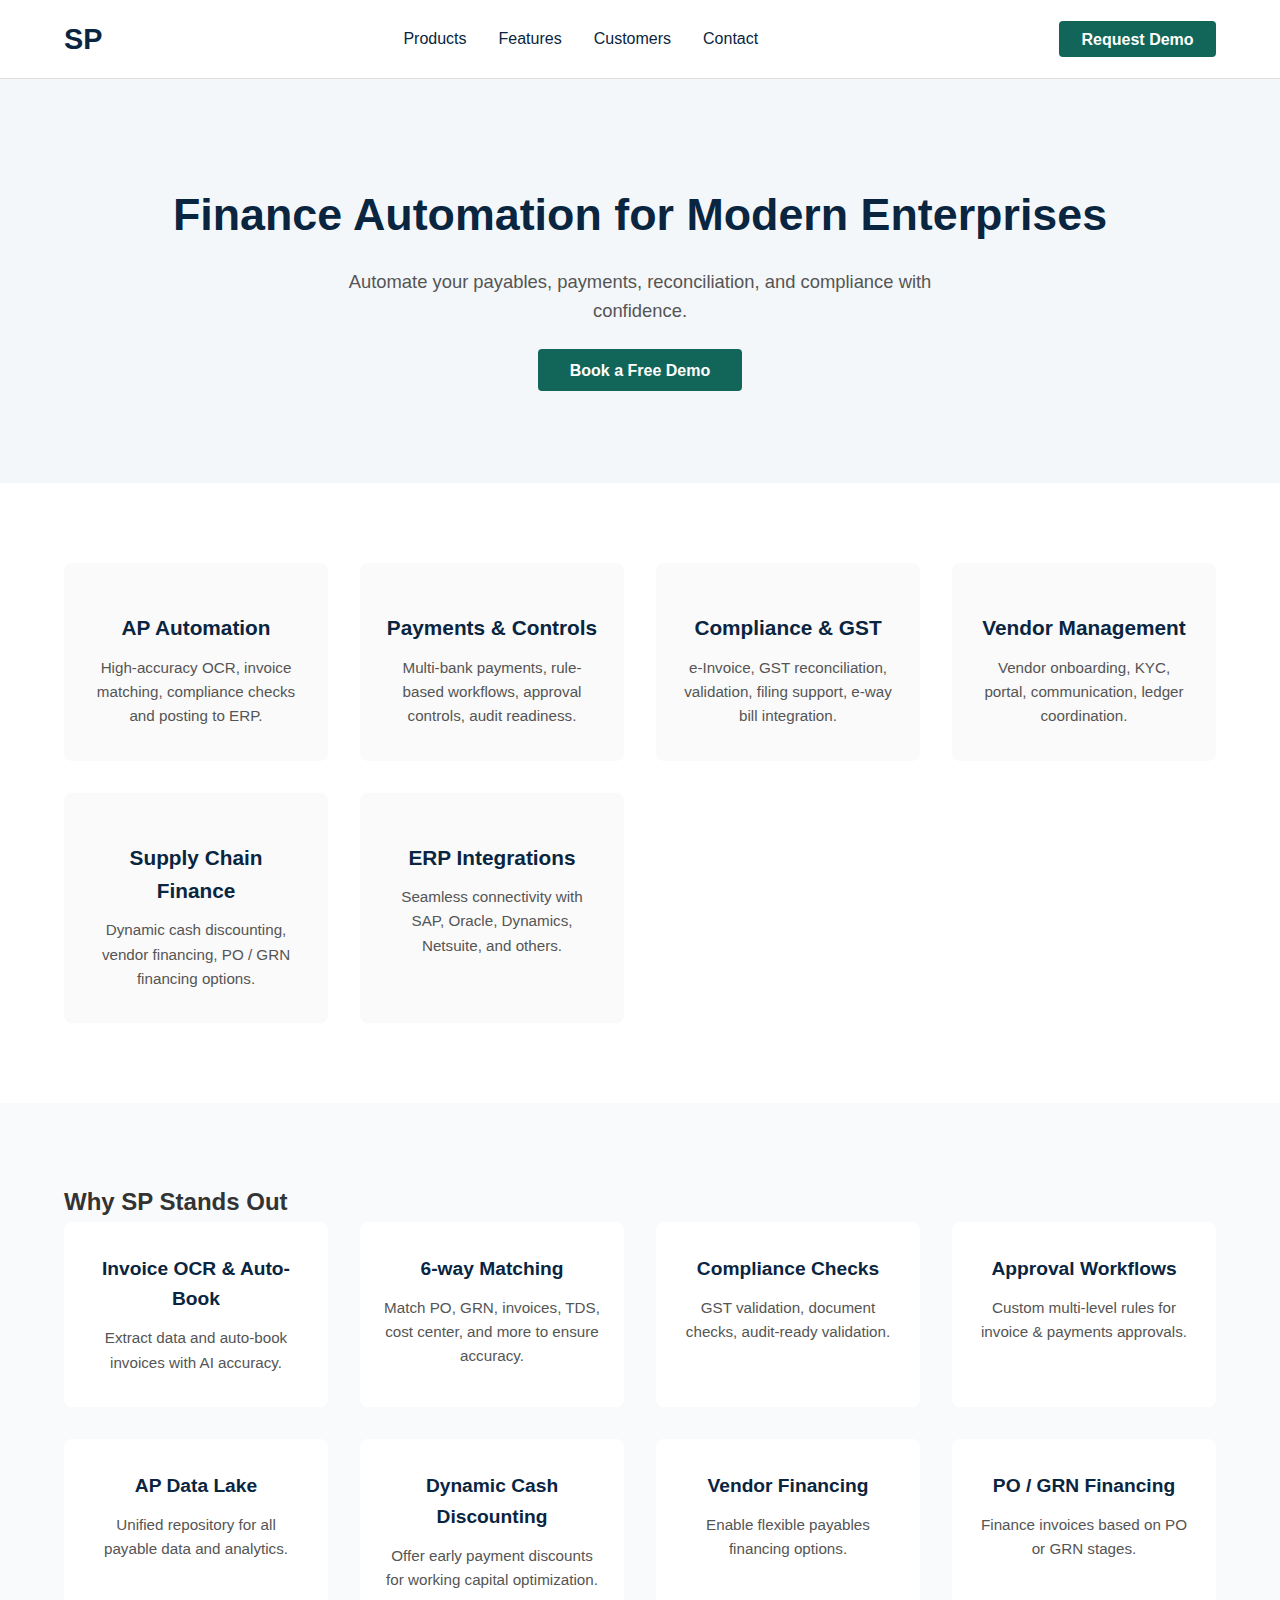
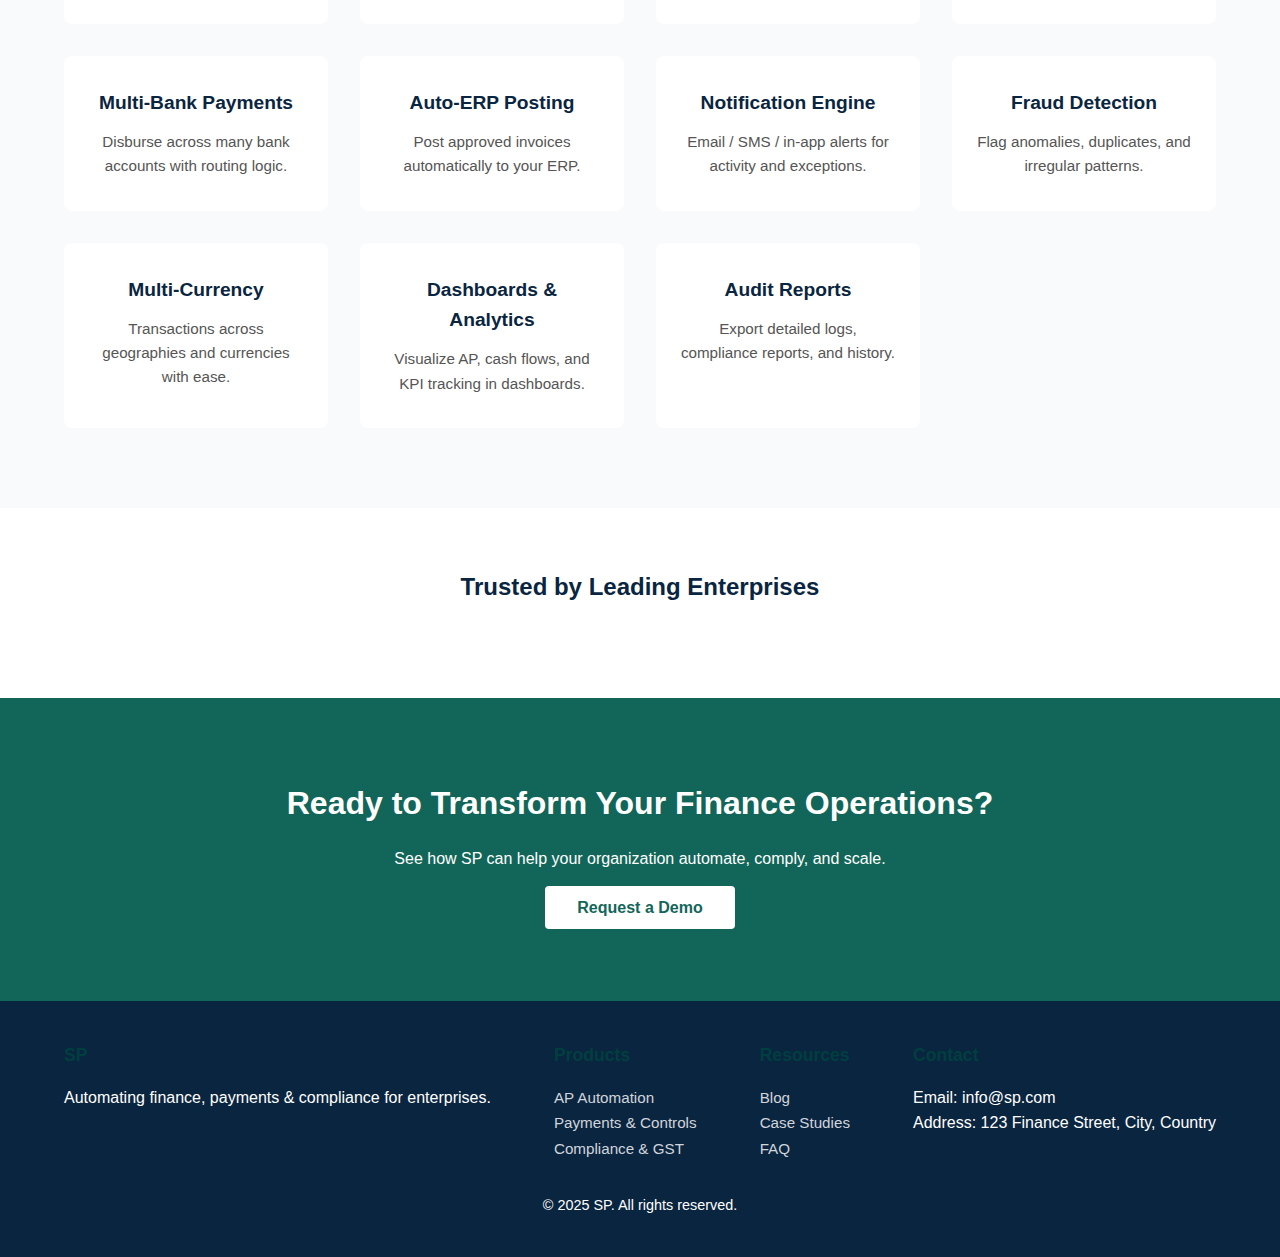
<file: WebTestProject/index.html>
<!DOCTYPE html>
<html lang="en">
<head>
  <meta charset="UTF-8" />
  <meta name="viewport" content="width=device-width, initial-scale=1.0" />
  <title>SP – AP Automation, Payments & Compliance</title>
  <meta name="description" content="SP is a finance automation platform offering AP automation, payments controls, compliance & supply chain financing." />
<link rel="stylesheet" href="styles.css">

 <style>
    /* Reset / base */
    * {
      margin: 0;
      padding: 0;
      box-sizing: border-box;
    }
    html {
      scroll-behavior: smooth;
    }
    body {
      font-family: 'Archivo', sans-serif;
      color: #333;
      line-height: 1.6;
    }
    a {
      text-decoration: none;
      color: inherit;
    }
    img {
      max-width: 100%;
      height: auto;
    }
    .container {
      width: 90%;
      max-width: 1200px;
      margin: 0 auto;
    }

    /* ----- Navigation ----- */
    header {
      background: #ffffff;
      position: sticky;
      top: 0;
      z-index: 1000;
      border-bottom: 1px solid #e0e0e0;
    }
    .nav-inner {
      display: flex;
      justify-content: space-between;
      align-items: center;
      padding: 1rem 0;
    }
    .logo {
      font-size: 1.8rem;
      font-weight: 700;
      color: #0A2540;
    }
    nav ul {
      display: flex;
      list-style: none;
      gap: 2rem;
    }
    nav ul li a {
      color: #0A2540;
      font-weight: 500;
      transition: color 0.3s;
    }
    nav ul li a:hover {
      color: #126659;
    }
    .nav-cta a {
      padding: 0.6rem 1.4rem;
      background: #126659;
      color: white;
      border-radius: 4px;
      font-weight: 600;
    }

    /* ----- Hero / Banner ----- */
    .hero {
      padding: 100px 0;
      background: #f4f7fa;
      text-align: center;
    }
    .hero h1 {
      font-size: 2.8rem;
      color: #0A2540;
      margin-bottom: 1rem;
    }
    .hero p {
      font-size: 1.15rem;
      max-width: 600px;
      margin: 0 auto 2rem;
      color: #555;
    }
    .hero .btn-primary {
      padding: 0.8rem 2rem;
      background: #126659;
      color: white;
      border-radius: 4px;
      font-size: 1rem;
      font-weight: 600;
      transition: background 0.3s;
    }
    .hero .btn-primary:hover {
      background: #ea6214;
    }

    /* ----- Features / Product Modules ----- */
    .modules {
      padding: 80px 0;
      background: white;
    }
    .modules .module-grid {
      display: grid;
      grid-template-columns: repeat(auto-fit, minmax(240px, 1fr));
      gap: 2rem;
    }
    .module-card {
      background: #fafafa;
      border-radius: 8px;
      padding: 2rem 1.5rem;
      text-align: center;
      transition: transform 0.3s, box-shadow 0.3s;
    }
    .module-card:hover {
      transform: translateY(-5px);
      box-shadow: 0 8px 24px rgba(0,0,0,0.1);
    }
    .module-card .icon {
      font-size: 2.5rem;
      color: #126659;
      margin-bottom: 1rem;
    }
    .module-card h3 {
      font-size: 1.3rem;
      color: #0A2540;
      margin-bottom: 0.7rem;
    }
    .module-card p {
      font-size: 0.95rem;
      color: #555;
    }

    /* ----- Features / Detailed Section ----- */
    .features {
      padding: 80px 0;
      background: #f9fafb;
    }
    .features .features-grid {
      display: grid;
      grid-template-columns: repeat(auto-fit, minmax(240px, 1fr));
      gap: 2rem;
    }
    .feature-box {
      background: white;
      border-radius: 8px;
      padding: 2rem 1.5rem;
      text-align: center;
      transition: transform 0.3s, box-shadow 0.3s;
    }
    .feature-box:hover {
      transform: translateY(-5px);
      box-shadow: 0 8px 24px rgba(0,0,0,0.1);
    }
    .feature-box i {
      font-size: 2rem;
      color: #126659;
      margin-bottom: 1rem;
    }
    .feature-box h4 {
      font-size: 1.2rem;
      color: #0A2540;
      margin-bottom: 0.7rem;
    }
    .feature-box p {
      font-size: 0.95rem;
      color: #555;
    }

    /* ----- Clients / Logos ----- */
    .clients {
      padding: 60px 0;
      background: white;
      text-align: center;
    }
    .clients h2 {
      margin-bottom: 2rem;
      color: #0A2540;
    }
    .clients .logos {
      display: flex;
      flex-wrap: wrap;
      justify-content: center;
      gap: 2rem;
    }
    .clients .logos img {
      max-height: 60px;
      opacity: 0.7;
      transition: opacity 0.3s;
    }
    .clients .logos img:hover {
      opacity: 1;
    }

    /* ----- CTA Banner ----- */
    .cta-banner {
      background: #126659;
      color: white;
      padding: 80px 0;
      text-align: center;
    }
    .cta-banner h2 {
      font-size: 2rem;
      margin-bottom: 1rem;
    }
    .cta-banner p {
      font-size: 1rem;
      margin-bottom: 1.5rem;
    }
    .cta-banner .btn-secondary {
      padding: 0.8rem 2rem;
      background: white;
      color: #126659;
      border-radius: 4px;
      font-weight: 600;
      transition: background 0.3s, color 0.3s;
    }
    .cta-banner .btn-secondary:hover {
      background: #e6e6e6;
      color: #126659;
    }

    /* ----- Footer ----- */
    footer {
      background: #0A2540;
      color: white;
      padding: 40px 0;
    }
    footer .footer-inner {
      display: flex;
      flex-wrap: wrap;
      justify-content: space-between;
      gap: 2rem;
    }
    footer h4 {
      font-size: 1.1rem;
      margin-bottom: 1rem;
    }
    footer a {
      color: #d0d4db;
      font-size: 0.95rem;
    }
    footer a:hover {
      color: white;
    }
    footer .footer-bottom {
      text-align: center;
      margin-top: 2rem;
      font-size: 0.9rem;
    }

    /* Responsive tweaks */
    @media (max-width: 768px) {
      .nav-inner {
        flex-direction: column;
        gap: 1rem;
      }
      nav ul {
        flex-wrap: wrap;
        justify-content: center;
        gap: 1rem;
      }
    }

  </style>  
</head>
<body>

  <!-- Header / Navbar -->
  <header>
    <div class="container nav-inner">
      <div class="logo">SP</div>
      <nav>
        <ul>
          <li><a href="#modules">Products</a></li>
          <li><a href="#features">Features</a></li>
          <li><a href="#clients">Customers</a></li>
          <li><a href="#contact">Contact</a></li>
        </ul>
      </nav>
      <div class="nav-cta">
        <a href="#contact">Request Demo</a>
      </div>
    </div>
  </header>

  <!-- Hero / Banner -->
  <section class="hero">
    <div class="container">
      <h1>Finance Automation for Modern Enterprises</h1>
      <p>Automate your payables, payments, reconciliation, and compliance with confidence.</p>
      <a href="#contact" class="btn-primary">Book a Free Demo</a>
    </div>
  </section>

  <!-- Modules / Product Highlights -->
  <section id="modules" class="modules">
    <div class="container">
      <div class="module-grid">
        <div class="module-card">
          <div class="icon"><i class="fas fa-file-invoice"></i></div>
          <h3>AP Automation</h3>
          <p>High-accuracy OCR, invoice matching, compliance checks and posting to ERP.</p>
        </div>
        <div class="module-card">
          <div class="icon"><i class="fas fa-credit-card"></i></div>
          <h3>Payments & Controls</h3>
          <p>Multi-bank payments, rule-based workflows, approval controls, audit readiness.</p>
        </div>
        <div class="module-card">
          <div class="icon"><i class="fas fa-balance-scale"></i></div>
          <h3>Compliance & GST</h3>
          <p>e-Invoice, GST reconciliation, validation, filing support, e-way bill integration.</p>
        </div>
        <div class="module-card">
          <div class="icon"><i class="fas fa-users"></i></div>
          <h3>Vendor Management</h3>
          <p>Vendor onboarding, KYC, portal, communication, ledger coordination.</p>
        </div>
        <div class="module-card">
          <div class="icon"><i class="fas fa-network-wired"></i></div>
          <h3>Supply Chain Finance</h3>
          <p>Dynamic cash discounting, vendor financing, PO / GRN financing options.</p>
        </div>
        <div class="module-card">
          <div class="icon"><i class="fas fa-plug"></i></div>
          <h3>ERP Integrations</h3>
          <p>Seamless connectivity with SAP, Oracle, Dynamics, Netsuite, and others.</p>
        </div>
      </div>
    </div>
  </section>

  <!-- Detailed Features -->
  <section id="features" class="features">
    <div class="container">
      <h2>Why SP Stands Out</h2>
      <div class="features-grid">
        <div class="feature-box">
          <i class="fas fa-robot"></i>
          <h4>Invoice OCR & Auto-Book</h4>
          <p>Extract data and auto-book invoices with AI accuracy.</p>
        </div>
        <div class="feature-box">
          <i class="fas fa-arrows-alt-h"></i>
          <h4>6-way Matching</h4>
          <p>Match PO, GRN, invoices, TDS, cost center, and more to ensure accuracy.</p>
        </div>
        <div class="feature-box">
          <i class="fas fa-check-circle"></i>
          <h4>Compliance Checks</h4>
          <p>GST validation, document checks, audit-ready validation.</p>
        </div>
        <div class="feature-box">
          <i class="fas fa-check-double"></i>
          <h4>Approval Workflows</h4>
          <p>Custom multi-level rules for invoice & payments approvals.</p>
        </div>
        <div class="feature-box">
          <i class="fas fa-database"></i>
          <h4>AP Data Lake</h4>
          <p>Unified repository for all payable data and analytics.</p>
        </div>
        <div class="feature-box">
          <i class="fas fa-hand-holding-usd"></i>
          <h4>Dynamic Cash Discounting</h4>
          <p>Offer early payment discounts for working capital optimization.</p>
        </div>
        <div class="feature-box">
          <i class="fas fa-coins"></i>
          <h4>Vendor Financing</h4>
          <p>Enable flexible payables financing options.</p>
        </div>
        <div class="feature-box">
          <i class="fas fa-receipt"></i>
          <h4>PO / GRN Financing</h4>
          <p>Finance invoices based on PO or GRN stages.</p>
        </div>
        <div class="feature-box">
          <i class="fas fa-file-invoice-dollar"></i>
          <h4>Multi-Bank Payments</h4>
          <p>Disburse across many bank accounts with routing logic.</p>
        </div>
        <div class="feature-box">
          <i class="fas fa-sync-alt"></i>
          <h4>Auto-ERP Posting</h4>
          <p>Post approved invoices automatically to your ERP.</p>
        </div>
        <div class="feature-box">
          <i class="fas fa-bell"></i>
          <h4>Notification Engine</h4>
          <p>Email / SMS / in-app alerts for activity and exceptions.</p>
        </div>
        <div class="feature-box">
          <i class="fas fa-shield-alt"></i>
          <h4>Fraud Detection</h4>
          <p>Flag anomalies, duplicates, and irregular patterns.</p>
        </div>
        <div class="feature-box">
          <i class="fas fa-globe"></i>
          <h4>Multi-Currency</h4>
          <p>Transactions across geographies and currencies with ease.</p>
        </div>
        <div class="feature-box">
          <i class="fas fa-chart-line"></i>
          <h4>Dashboards & Analytics</h4>
          <p>Visualize AP, cash flows, and KPI tracking in dashboards.</p>
        </div>
        <div class="feature-box">
          <i class="fas fa-file-alt"></i>
          <h4>Audit Reports</h4>
          <p>Export detailed logs, compliance reports, and history.</p>
        </div>
      </div>
    </div>
  </section>

  <!-- Clients / Logos -->
  <section id="clients" class="clients">
    <div class="container">
      <h2>Trusted by Leading Enterprises</h2>
      <div class="logos">
        <!-- Example logos, replace with yours -->
        <!-- <img src="logo1.png" alt="Client 1" />
        <img src="logo2.png" alt="Client 2" />
        <img src="logo3.png" alt="Client 3" />
        <img src="logo4.png" alt="Client 4" />
        <img src="logo5.png" alt="Client 5" /> -->
      </div>
    </div>
  </section>

  <!-- CTA Banner -->
  <section class="cta-banner">
    <div class="container">
      <h2>Ready to Transform Your Finance Operations?</h2>
      <p>See how SP can help your organization automate, comply, and scale.</p>
      <a href="#contact" class="btn-secondary">Request a Demo</a>
    </div>
  </section>

  <!-- Footer -->
  <footer>
    <div class="container footer-inner">
      <div class="footer-col">
        <h4>SP</h4>
        <p>Automating finance, payments & compliance for enterprises.</p>
      </div>
      <div class="footer-col">
        <h4>Products</h4>
        <p><a href="#modules">AP Automation</a></p>
        <p><a href="#modules">Payments & Controls</a></p>
        <p><a href="#modules">Compliance & GST</a></p>
      </div>
      <div class="footer-col">
        <h4>Resources</h4>
        <p><a href="#">Blog</a></p>
        <p><a href="#">Case Studies</a></p>
        <p><a href="#">FAQ</a></p>
      </div>
      <div class="footer-col">
        <h4>Contact</h4>
        <p>Email: info@sp.com</p>
        <p>Address: 123 Finance Street, City, Country</p>
      </div>
    </div>
    <div class="footer-bottom">
      &copy; 2025 SP. All rights reserved.
    </div>
  </footer>

</body>
</html>
</file>
<file: WebTestProject/styles.css>
:root {
  --primary: #00B383;
  --primary-dark: #008C6E;
  --accent: #FFD369;
  --dark: #1A1A1A;
  --light-bg: #F5F7F8;
  --footer-bg: #003F3F;
  --text-light: #555;
}

body {
  color: var(--dark);
  background: var(--light-bg);
}
.hero .btn-primary {
  background: var(--primary);
}
  
body {
  font-family: 'Archivo', sans-serif;
  color: #1A1A1A;
  line-height: 1.6;
}

.logo,
nav ul li a,
.hero h1,
.module-card h3,
.feature-box h4,
.clients h2,
footer h4 {
  color: #003F3F;
}

.hero {
  background: #F5F7F8;
}

.hero .btn-primary,
.nav-cta a,
.cta-banner {
  background: #00B383;
  color: white;
}

.hero .btn-primary:hover,
.nav-cta a:hover {
  background: #008C6E;
}

.module-card {
  background: #ffffff;
}

.module-card:hover,
.feature-box:hover {
  box-shadow: 0 8px 24px rgba(0, 179, 131, 0.15);
}

.module-card .icon,
.feature-box i {
  color: #00B383;
}

.feature-box {
  background: #ffffff;
}

.cta-banner {
  background: #FFD369;
  color: #003F3F;
}

.cta-banner .btn-secondary {
  background: #00B383;
  color: white;
}

.cta-banner .btn-secondary:hover {
  background: #008C6E;
  color: #ffffff;
}

footer {
  background: #003F3F;
  color: white;
}

footer a {
  color: #b2d8d8;
}

footer a:hover {
  color: #ffffff;
}
</file>
